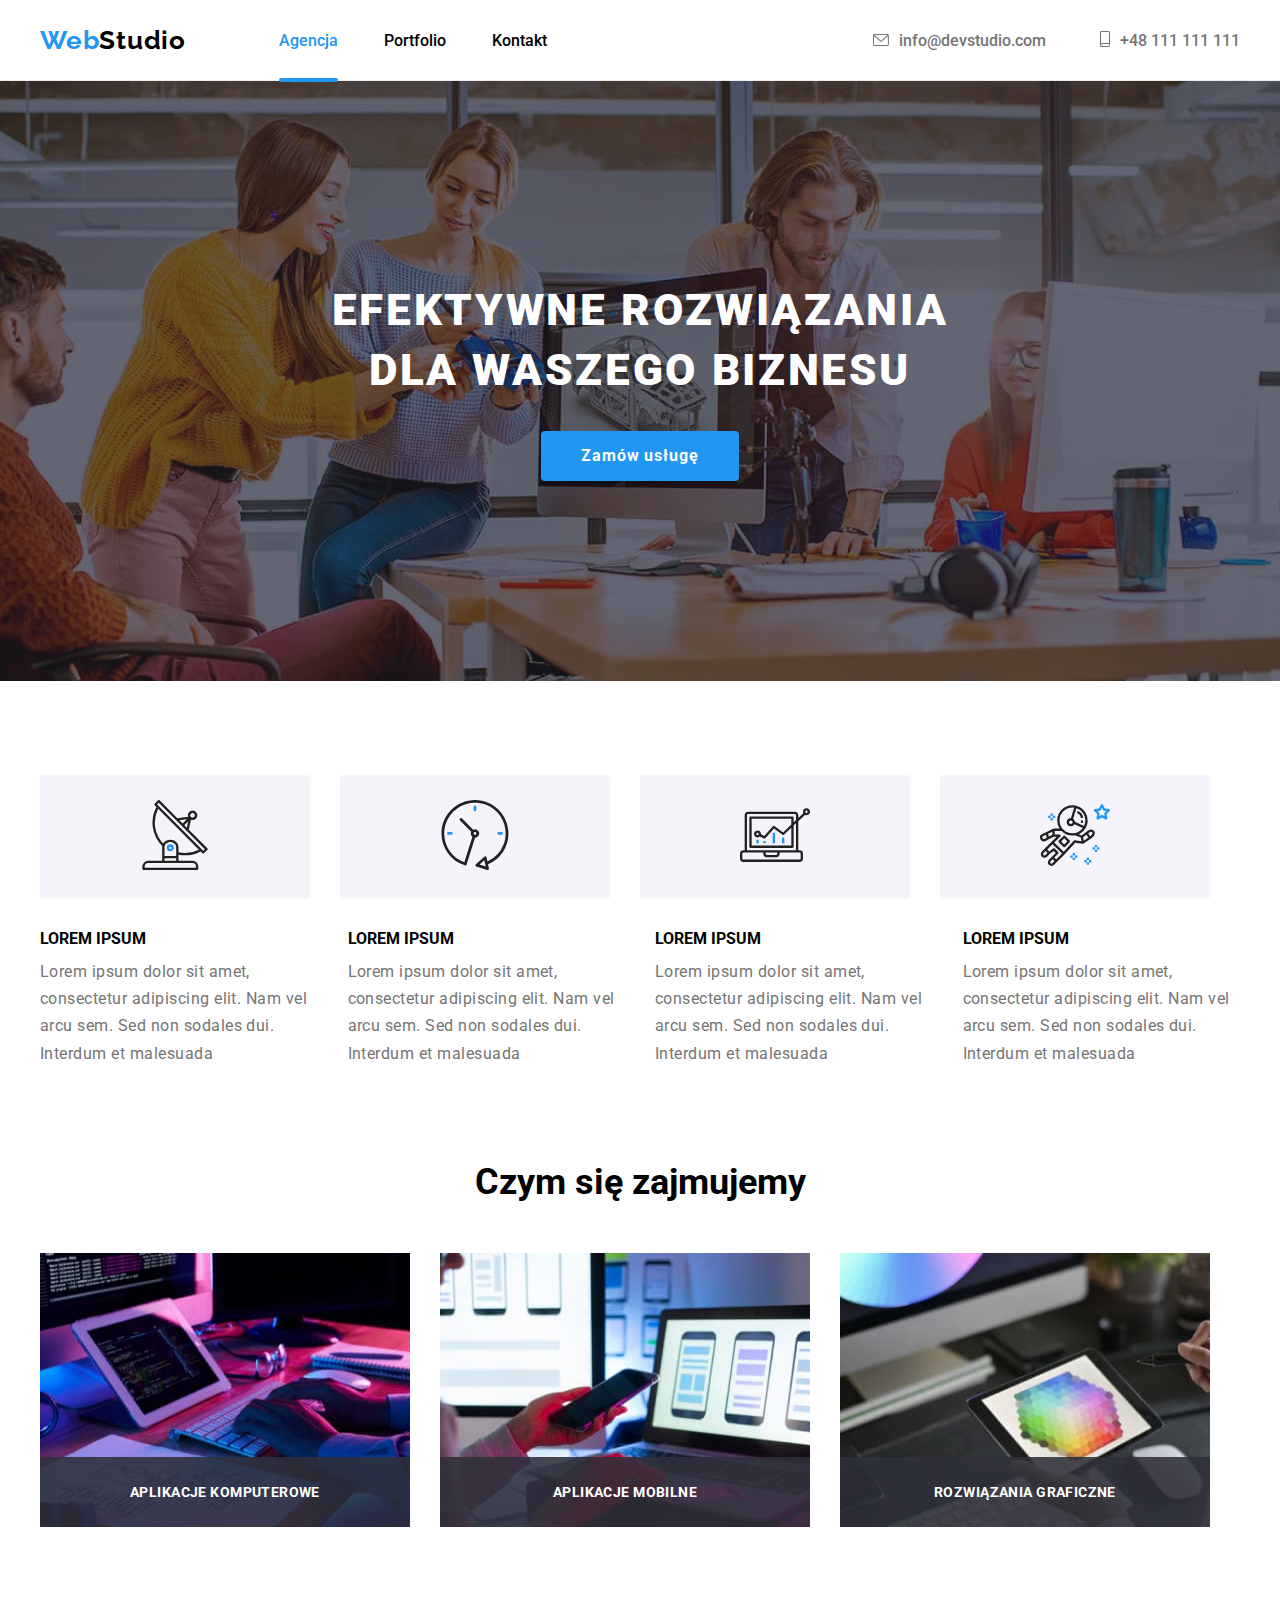
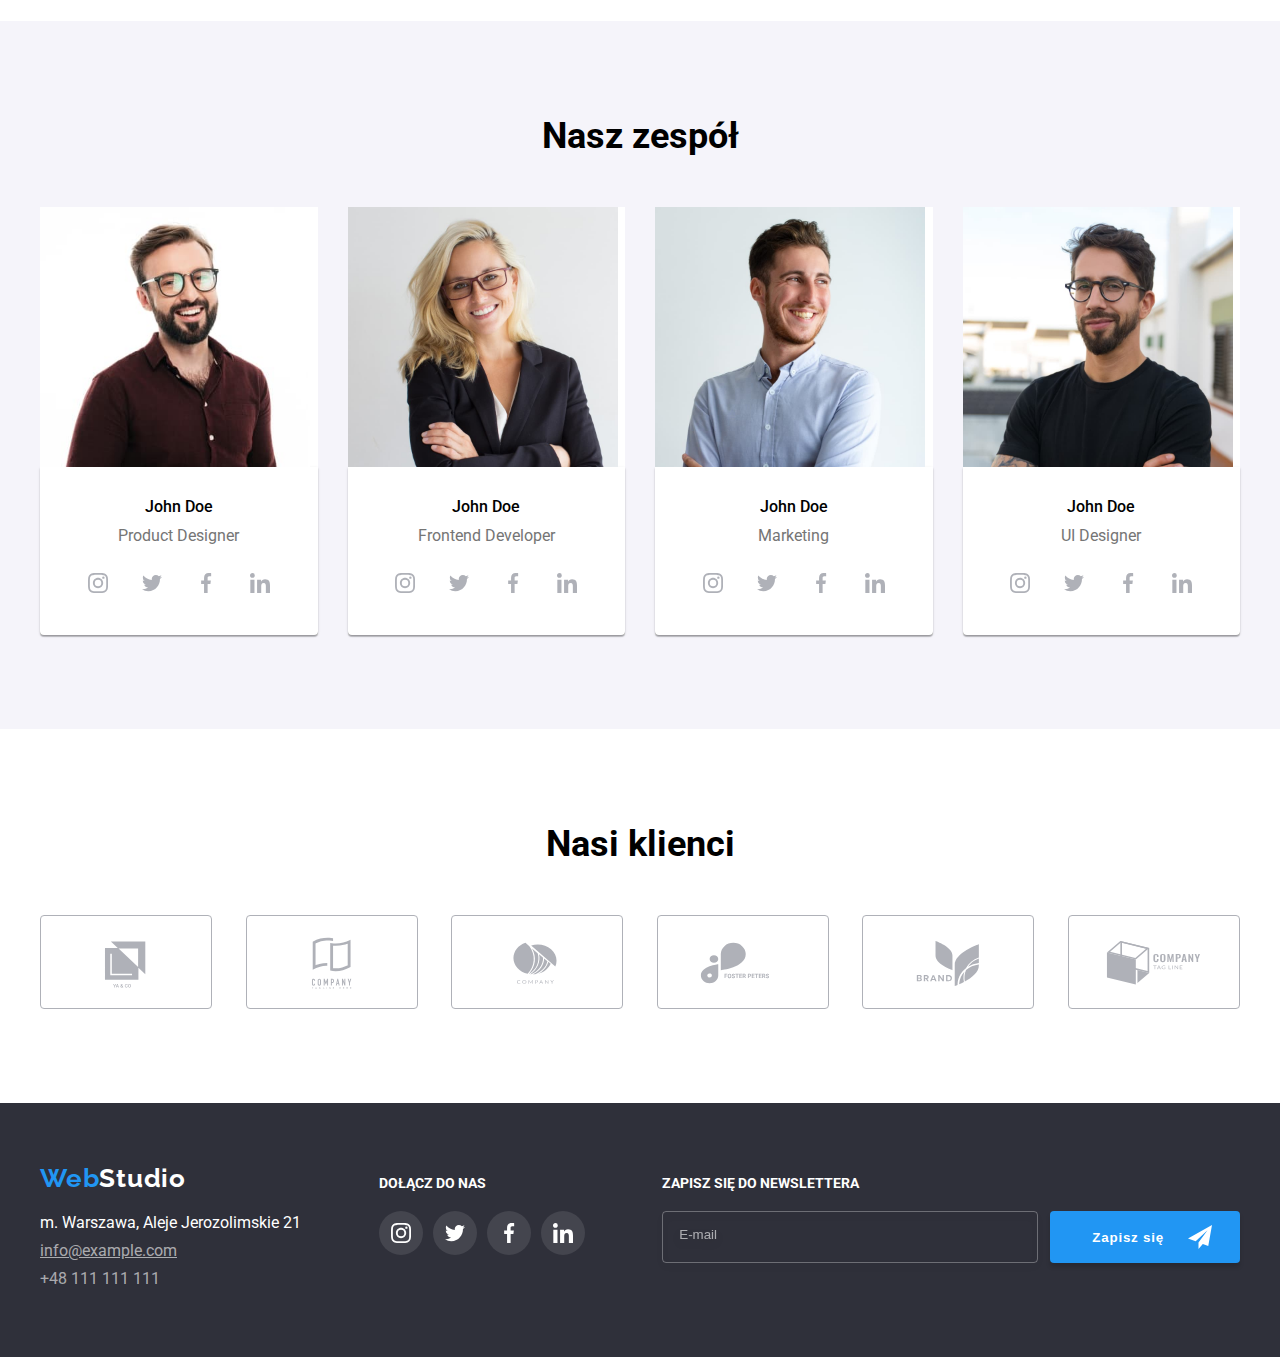
<file: index.html>
<!DOCTYPE html>
<html lang="pl">
  <head>
    <meta charset="UTF-8" />
    <title>Studio</title>
    <link
      rel="stylesheet"
      href="https://cdnjs.cloudflare.com/ajax/libs/modern-normalize/1.1.0/modern-normalize.min.css"
      integrity="sha512-wpPYUAdjBVSE4KJnH1VR1HeZfpl1ub8YT/NKx4PuQ5NmX2tKuGu6U/JRp5y+Y8XG2tV+wKQpNHVUX03MfMFn9Q=="
      crossorigin="anonymous"
      referrerpolicy="no-referrer"
    />
    <link rel="stylesheet" href="css/styles.css" />

    <link rel="preconnect" href="https://fonts.googleapis.com" />
    <link rel="preconnect" href="https://fonts.gstatic.com" crossorigin />
    <link
      href="https://fonts.googleapis.com/css2?family=Raleway:wght@700&family=Roboto:wght@400;500;700;900&display=swap"
      rel="stylesheet"
    />
  </head>
  <body>
    <header class="header-padding-border">
      <div class="container flex-header">
        <div class="header-logo-nav">
          <a class="logo" href="index.html"><span class="logo-accent">Web</span>Studio</a>
          <nav>
            <ul class="nav-links list">
              <li>
                <a class="nav-link nav-current hover-focus-blue" href="index.html">Agencja</a>
              </li>
              <li>
                <a class="nav-link hover-focus-blue" href="portfolio.html">Portfolio</a>
              </li>
              <li>
                <a class="nav-link hover-focus-blue" href="#">Kontakt</a>
              </li>
            </ul>
          </nav>
        </div>
        <div>
          <a class="header-contact header-mail hover-focus-blue" href="mailto:info@devstudio.com">
            <svg class="icon" width="16" height="12">
              <use href="images/icons.svg#icon-envelope"></use>
            </svg>
            <span>info@devstudio.com</span></a
          >
          <a class="header-contact header-tel hover-focus-blue" href="tel:+48111111111"
            ><svg class="icon" width="10" height="16">
              <use href="images/icons.svg#icon-smartphone"></use>
            </svg>
            <span>+48 111 111 111</span></a
          >
        </div>
      </div>
    </header>

    <main>
      <!-- HERO -->

      <section class="section hero">
        <div class="container flex-hero">
          <h1 class="hero-header">Efektywne rozwiązania dla waszego biznesu</h1>
          <button class="hero-button button" type="button" data-modal-open>Zamów usługę</button>

          <div class="modal-backdrop is-hidden" data-modal>
            <div class="modal-window">
              <button class="modal-exit-button" type="button" data-modal-close>&#10006;</button>
              <div class="modal-window-wrapper">
                <p class="modal-title">Zostaw swoje dane w formularzu poniżej</p>
                <form class="modal-form" name="contact-form">
                  <label class="modal-label" for="contact-name">Imię</label>
                  <div class="modal-input-wrapper">
                    <input
                      class="modal-input-element"
                      type="text"
                      id="contact-name"
                      name="contact-name"
                    />
                    <svg class="icon" width="18" height="18">
                      <use href="images/icons.svg#icon-modal-person"></use>
                    </svg>
                  </div>

                  <label class="modal-label" for="contact-tel">Telefon</label>
                  <div class="modal-input-wrapper">
                    <input
                      class="modal-input-element"
                      type="tel"
                      id="contact-tel"
                      name="contact-tel"
                    />
                    <svg class="icon" width="18" height="18">
                      <use href="images/icons.svg#icon-modal-phone"></use>
                    </svg>
                  </div>

                  <label class="modal-label" for="contact-mail">Email</label>
                  <div class="modal-input-wrapper">
                    <input
                      class="modal-input-element"
                      type="email"
                      id="contact-mail"
                      name="contact-mail"
                    />
                    <svg class="icon" width="18" height="18">
                      <use href="images/icons.svg#icon-modal-email"></use>
                    </svg>
                  </div>
                  <label class="modal-label" for="comment">Komentarz</label>
                  <textarea
                    class="modal-input-element modal-comment"
                    type="text"
                    placeholder="Wprowadź tekst"
                    id="comment"
                    name="comment"
                  ></textarea>

                  <div class="modal-terms">
                    <input class="modal-terms-checkbox" type="checkbox" id="terms" name="terms" />
                    <svg class="icon modal-checkmark" width="11" height="8">
                      <use href="images/icons.svg#icon-modal-checkmark"></use>
                    </svg>

                    <label for="terms"
                      >Oświadczam, iż akceptuję
                      <a href="#"><span class="modal-link">Regulamin</span></a> i
                      <a href="#"><span class="modal-link">Politykę prywatności.</span></a></label
                    >
                  </div>
                  <div class="modal-button">
                    <button class="modal-submit" type="submit">Wyślij</button>
                  </div>
                </form>
              </div>
            </div>
          </div>
        </div>
      </section>

      <!-- OUR ADVANTAGES -->

      <div class="container advantages">
        <ul class="list advantages-icons">
          <li class="advantages-icon-rectangle">
            <svg class="advantages-icon" width="70" height="70">
              <use href="images/icons.svg#icon-antenna"></use>
            </svg>
          </li>
          <li class="advantages-icon-rectangle">
            <svg class="advantages-icon" width="70" height="70">
              <use href="images/icons.svg#icon-clock"></use>
            </svg>
          </li>
          <li class="advantages-icon-rectangle">
            <svg class="advantages-icon" width="70" height="70">
              <use href="images/icons.svg#icon-diagram"></use>
            </svg>
          </li>
          <li class="advantages-icon-rectangle">
            <svg class="advantages-icon" width="70" height="70">
              <use href="images/icons.svg#icon-astronaut"></use>
            </svg>
          </li>
        </ul>
        <dl class="advantages-list">
          <div>
            <dt class="advantages-term">Lorem ipsum</dt>
            <dd class="advantages-description">
              Lorem ipsum dolor sit amet, consectetur adipiscing elit. Nam vel arcu sem. Sed non
              sodales dui. Interdum et malesuada
            </dd>
          </div>
          <div>
            <dt class="advantages-term">Lorem ipsum</dt>
            <dd class="advantages-description">
              Lorem ipsum dolor sit amet, consectetur adipiscing elit. Nam vel arcu sem. Sed non
              sodales dui. Interdum et malesuada
            </dd>
          </div>
          <div>
            <dt class="advantages-term">Lorem ipsum</dt>
            <dd class="advantages-description">
              Lorem ipsum dolor sit amet, consectetur adipiscing elit. Nam vel arcu sem. Sed non
              sodales dui. Interdum et malesuada
            </dd>
          </div>
          <div>
            <dt class="advantages-term">Lorem ipsum</dt>
            <dd class="advantages-description">
              Lorem ipsum dolor sit amet, consectetur adipiscing elit. Nam vel arcu sem. Sed non
              sodales dui. Interdum et malesuada
            </dd>
          </div>
        </dl>
      </div>

      <!-- WHAT WE DO -->

      <section class="section">
        <div class="container">
          <h2 class="section-title">Czym się zajmujemy</h2>
          <ul class="flex-showcase list">
            <li class="showcase-item">
              <img
                src="images/what-we-do-1.jpg"
                alt="Typing on white keyboard"
                width="370"
                height="274"
              />
              <p class="showcase-description">Aplikacje komputerowe</p>
            </li>
            <li class="showcase-item">
              <img
                src="images/what-we-do-2.jpg"
                alt="Smartphone in hand in front of laptop screen"
                width="370"
                height="274"
              />
              <p class="showcase-description">Aplikacje mobilne</p>
            </li>
            <li class="showcase-item">
              <img
                src="images/what-we-do-3.jpg"
                alt="Colour picker on tablet"
                width="370"
                height="274"
              />
              <p class="showcase-description">Rozwiązania graficzne</p>
            </li>
          </ul>
        </div>
      </section>

      <!-- OUR TEAM -->

      <section class="section team">
        <div class="container">
          <h2 class="section-title">Nasz zespół</h2>
          <ul class="list flex-team">
            <li class="team-member">
              <figure class="team-card">
                <img
                  src="images/our-team-product-designer.jpg"
                  alt="John Doe Product Designer"
                  width="270"
                  height="260"
                />
                <figcaption>
                  <h3 class="team-person">John Doe</h3>
                  <p class="team-role">Product Designer</p>
                  <ul class="list team-social-links">
                    <li class="team-social-link">
                      <svg class="icon" width="20" height="20">
                        <use href="images/icons.svg#icon-instagram"></use>
                      </svg>
                    </li>
                    <li class="team-social-link">
                      <svg class="icon" width="20" height="20">
                        <use href="images/icons.svg#icon-twitter"></use>
                      </svg>
                    </li>
                    <li class="team-social-link">
                      <svg class="icon" width="20" height="20">
                        <use href="images/icons.svg#icon-facebook"></use>
                      </svg>
                    </li>
                    <li class="team-social-link">
                      <svg class="icon" width="20" height="20">
                        <use href="images/icons.svg#icon-linkedin"></use>
                      </svg>
                    </li>
                  </ul>
                </figcaption>
              </figure>
            </li>
            <li class="team-member">
              <figure class="team-card">
                <img
                  src="images/our-team-product-frontend-dev.jpg"
                  alt="John Doe Frontend Developer"
                  width="270"
                  height="260"
                />
                <figcaption>
                  <h3 class="team-person">John Doe</h3>
                  <p class="team-role">Frontend Developer</p>
                  <ul class="list team-social-links">
                    <li class="team-social-link">
                      <svg class="icon" width="20" height="20">
                        <use href="images/icons.svg#icon-instagram"></use>
                      </svg>
                    </li>
                    <li class="team-social-link">
                      <svg class="icon" width="20" height="20">
                        <use href="images/icons.svg#icon-twitter"></use>
                      </svg>
                    </li>
                    <li class="team-social-link">
                      <svg class="icon" width="20" height="20">
                        <use href="images/icons.svg#icon-facebook"></use>
                      </svg>
                    </li>
                    <li class="team-social-link">
                      <svg class="icon" width="20" height="20">
                        <use href="images/icons.svg#icon-linkedin"></use>
                      </svg>
                    </li>
                  </ul>
                </figcaption>
              </figure>
            </li>
            <li class="team-member">
              <figure class="team-card">
                <img
                  src="images/our-team-product-marketing.jpg"
                  alt="John Doe Marketing"
                  width="270"
                  height="260"
                />
                <figcaption>
                  <h3 class="team-person">John Doe</h3>
                  <p class="team-role">Marketing</p>
                  <ul class="list team-social-links">
                    <li class="team-social-link">
                      <svg class="icon" width="20" height="20">
                        <use href="images/icons.svg#icon-instagram"></use>
                      </svg>
                    </li>
                    <li class="team-social-link">
                      <svg class="icon" width="20" height="20">
                        <use href="images/icons.svg#icon-twitter"></use>
                      </svg>
                    </li>
                    <li class="team-social-link">
                      <svg class="icon" width="20" height="20">
                        <use href="images/icons.svg#icon-facebook"></use>
                      </svg>
                    </li>
                    <li class="team-social-link">
                      <svg class="icon" width="20" height="20">
                        <use href="images/icons.svg#icon-linkedin"></use>
                      </svg>
                    </li>
                  </ul>
                </figcaption>
              </figure>
            </li>
            <li class="team-member">
              <figure class="team-card">
                <img
                  src="images/our-team-ui-designer.jpg"
                  alt="John Doe UI Designer"
                  width="270"
                  height="260"
                />
                <figcaption>
                  <h3 class="team-person">John Doe</h3>
                  <p class="team-role">UI Designer</p>
                  <ul class="list team-social-links">
                    <li class="team-social-link">
                      <svg class="icon" width="20" height="20">
                        <use href="images/icons.svg#icon-instagram"></use>
                      </svg>
                    </li>
                    <li class="team-social-link">
                      <svg class="icon" width="20" height="20">
                        <use href="images/icons.svg#icon-twitter"></use>
                      </svg>
                    </li>
                    <li class="team-social-link">
                      <svg class="icon" width="20" height="20">
                        <use href="images/icons.svg#icon-facebook"></use>
                      </svg>
                    </li>
                    <li class="team-social-link">
                      <svg class="icon" width="20" height="20">
                        <use href="images/icons.svg#icon-linkedin"></use>
                      </svg>
                    </li>
                  </ul>
                </figcaption>
              </figure>
            </li>
          </ul>
        </div>
      </section>

      <!-- OUR CLIENTS -->

      <section class="section">
        <div class="container">
          <h2 class="section-title">Nasi klienci</h2>
          <ul class="list our-clients-list">
            <li class="our-clients-item">
              <svg class="icon" width="106" height="60">
                <use href="images/icons.svg#icon-yaco"></use>
              </svg>
            </li>
            <li class="our-clients-item">
              <svg class="icon" width="106" height="60">
                <use href="images/icons.svg#icon-company-tagline-here"></use>
              </svg>
            </li>
            <li class="our-clients-item">
              <svg class="icon" width="106" height="60">
                <use href="images/icons.svg#icon-company"></use>
              </svg>
            </li>
            <li class="our-clients-item">
              <svg class="icon" width="106" height="60">
                <use href="images/icons.svg#icon-foster-peters"></use>
              </svg>
            </li>
            <li class="our-clients-item">
              <svg class="icon" width="106" height="60">
                <use href="images/icons.svg#icon-brand"></use>
              </svg>
            </li>
            <li class="our-clients-item">
              <svg class="icon" width="106" height="60">
                <use href="images/icons.svg#icon-company-tag-line"></use>
              </svg>
            </li>
          </ul>
        </div>
      </section>
    </main>

    <footer class="footer">
      <div class="container footer-flex">
        <div>
          <a class="logo" href="index.html"
            ><span class="logo-accent">Web</span><span class="logo-dark-background">Studio</span></a
          >
          <address class="footer-address">
            <ul class="list">
              <li class="footer-contact-item">
                <a
                  class="footer-location"
                  href="https://goo.gl/maps/CvA9eEBp1LzmgLzp8"
                  target="-blank"
                  >m. Warszawa, Aleje Jerozolimskie 21</a
                >
              </li>
              <li class="footer-contact-item">
                <a class="footer-mail hover-focus-white" href="mailto:info@example.com"
                  >info@example.com</a
                >
              </li>
              <li class="footer-contact-item">
                <a class="footer-tel hover-focus-white" href="tel:+48111111111">+48 111 111 111</a>
              </li>
            </ul>
          </address>
        </div>
        <div class="footer-join-us">
          <p class="footer-section-title">Dołącz do nas</p>
          <ul class="list footer-social-links">
            <li class="footer-social-link">
              <svg class="icon" width="20" height="20">
                <use href="images/icons.svg#icon-instagram"></use>
              </svg>
            </li>
            <li class="footer-social-link">
              <svg class="icon" width="20" height="20">
                <use href="images/icons.svg#icon-twitter"></use>
              </svg>
            </li>
            <li class="footer-social-link">
              <svg class="icon" width="20" height="20">
                <use href="images/icons.svg#icon-facebook"></use>
              </svg>
            </li>
            <li class="footer-social-link">
              <svg class="icon" width="20" height="20">
                <use href="images/icons.svg#icon-linkedin"></use>
              </svg>
            </li>
          </ul>
        </div>
        <div class="footer-newsletter">
          <label for="newsletter-email">
            <p class="footer-section-title">Zapisz się do newslettera</p>
          </label>
          <form class="footer-newsletter-form">
            <input
              type="email"
              name="newsletter-email"
              placeholder="E-mail"
              id="newsletter-email"
            />
            <button type="submit">
              Zapisz się
              <svg class="icon" width="24" height="24">
                <use href="images/icons.svg#icon-footer-send"></use>
              </svg>
            </button>
          </form>
        </div>
      </div>
    </footer>
    <script src="./js/modal.js"></script>
  </body>
</html>
</file>
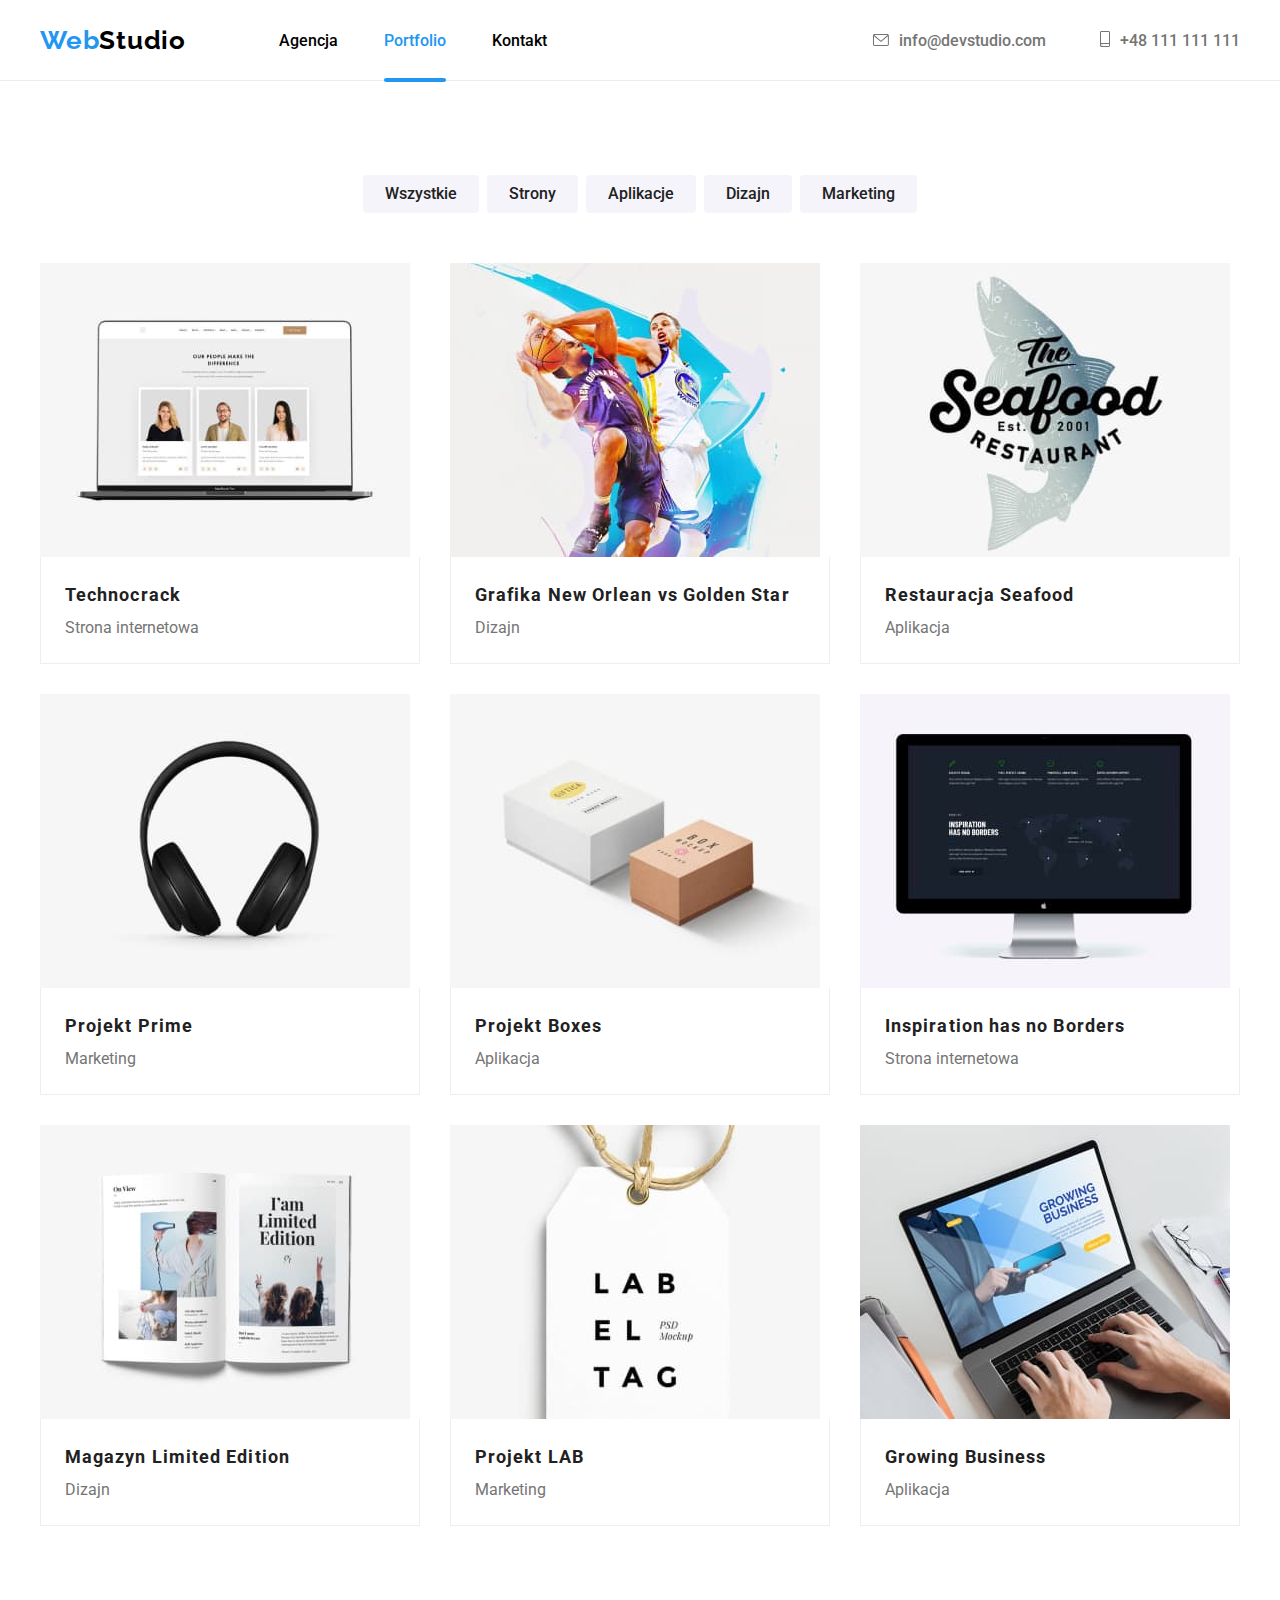
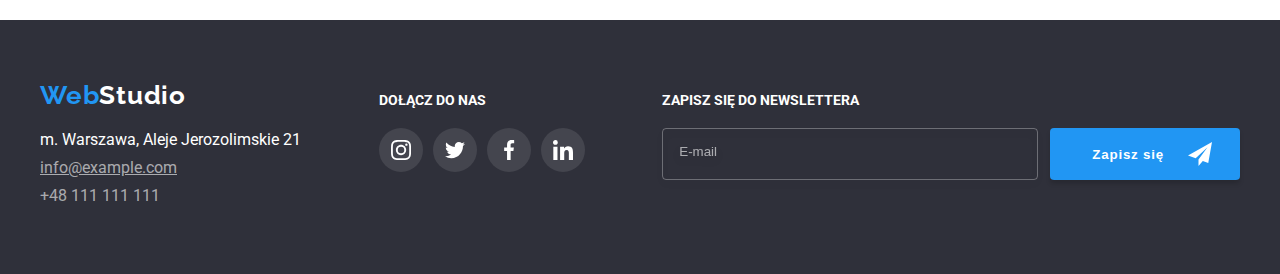
<file: portfolio.html>
<!DOCTYPE html>
<html lang="pl">
  <head>
    <meta charset="UTF-8" />
    <title>Portfolio</title>
    <link
      rel="stylesheet"
      href="https://cdnjs.cloudflare.com/ajax/libs/modern-normalize/1.1.0/modern-normalize.min.css"
      integrity="sha512-wpPYUAdjBVSE4KJnH1VR1HeZfpl1ub8YT/NKx4PuQ5NmX2tKuGu6U/JRp5y+Y8XG2tV+wKQpNHVUX03MfMFn9Q=="
      crossorigin="anonymous"
      referrerpolicy="no-referrer"
    />
    <link rel="stylesheet" href="css/styles.css" />

    <link rel="preconnect" href="https://fonts.googleapis.com" />
    <link rel="preconnect" href="https://fonts.gstatic.com" crossorigin />
    <link
      href="https://fonts.googleapis.com/css2?family=Raleway:wght@700&family=Roboto:wght@400;500;700;900&display=swap"
      rel="stylesheet"
    />
  </head>
  <body>
    <header class="header-padding-border">
      <div class="container flex-header">
        <div class="header-logo-nav">
          <a class="logo" href="index.html"><span class="logo-accent">Web</span>Studio</a>
          <nav>
            <ul class="nav-links list">
              <li>
                <a class="nav-link hover-focus-blue" href="index.html">Agencja</a>
              </li>
              <li>
                <a class="nav-link nav-current hover-focus-blue" href="portfolio.html">Portfolio</a>
              </li>
              <li>
                <a class="nav-link hover-focus-blue" href="#">Kontakt</a>
              </li>
            </ul>
          </nav>
        </div>
        <div>
          <a class="header-contact header-mail hover-focus-blue" href="mailto:info@devstudio.com">
            <svg class="icon" width="16" height="12">
              <use href="images/icons.svg#icon-envelope"></use>
            </svg>
            <span>info@devstudio.com</span></a
          >
          <a class="header-contact header-tel hover-focus-blue" href="tel:+48111111111"
            ><svg class="icon" width="10" height="16">
              <use href="images/icons.svg#icon-smartphone"></use>
            </svg>
            <span>+48 111 111 111</span></a
          >
        </div>
      </div>
    </header>
    <main>
      <!-- FILTER -->
      <section class="section">
        <div class="container">
          <ul class="list filter-list">
            <li class="filter-option">
              <button class="filter-button button" type="button">Wszystkie</button>
            </li>
            <li class="filter-option">
              <button class="filter-button button" type="button">Strony</button>
            </li>
            <li class="filter-option">
              <button class="filter-button button" type="button">Aplikacje</button>
            </li>
            <li class="filter-option">
              <button class="filter-button button" type="button">Dizajn</button>
            </li>
            <li class="filter-option">
              <button class="filter-button button" type="button">Marketing</button>
            </li>
          </ul>

          <!-- PORTFOLIO GALLERY -->

          <ul class="list flex-portfolio">
            <li class="portfolio-project">
              <figure class="portfolio-card">
                <div class="portfolio-image-with-description">
                  <img
                    src="images/portfolio/technocrack.jpg"
                    alt="Technocrack project website"
                    width="370"
                    height="294"
                  />
                  <p class="portfolio-overlay-description">
                    Technocrack jest popularną platformą wykorzystywaną do rozpowszechniania
                    koronawirusa. Firmy wykorzystują tę platformę do celów szpiegowskich i ataków na
                    niezabezpieczone serwery konkurencji
                  </p>
                </div>
                <figcaption>
                  <h3 class="portfolio-project-title">Technocrack</h3>
                  <p class="portfolio-project-type">Strona internetowa</p>
                </figcaption>
              </figure>
            </li>
            <li class="portfolio-project">
              <figure class="portfolio-card">
                <div class="portfolio-image-with-description">
                  <img
                    src="images/portfolio/no-vs-gsw.jpg"
                    alt="New Orlean vs Golden State Warriors basketball players"
                    width="370"
                    height="294"
                  />
                  <p class="portfolio-overlay-description">
                    Technocrack jest popularną platformą wykorzystywaną do rozpowszechniania
                    koronawirusa. Firmy wykorzystują tę platformę do celów szpiegowskich i ataków na
                    niezabezpieczone serwery konkurencji
                  </p>
                </div>
                <figcaption>
                  <h3 class="portfolio-project-title">Grafika New Orlean vs Golden Star</h3>
                  <p class="portfolio-project-type">Dizajn</p>
                </figcaption>
              </figure>
            </li>
            <li class="portfolio-project">
              <figure class="portfolio-card">
                <div class="portfolio-image-with-description">
                  <img
                    src="images/portfolio/seafood-restaurant.jpg"
                    alt="Seafood Restaurant brand image"
                    width="370"
                    height="294"
                  />
                  <p class="portfolio-overlay-description">
                    Technocrack jest popularną platformą wykorzystywaną do rozpowszechniania
                    koronawirusa. Firmy wykorzystują tę platformę do celów szpiegowskich i ataków na
                    niezabezpieczone serwery konkurencji
                  </p>
                </div>
                <figcaption>
                  <h3 class="portfolio-project-title">Restauracja Seafood</h3>
                  <p class="portfolio-project-type">Aplikacja</p>
                </figcaption>
              </figure>
            </li>
            <li class="portfolio-project">
              <figure class="portfolio-card">
                <div class="portfolio-image-with-description">
                  <img
                    src="images/portfolio/projekt-prime.jpg"
                    alt="Projekt Prime headphones"
                    width="370"
                    height="294"
                  />
                  <p class="portfolio-overlay-description">
                    Technocrack jest popularną platformą wykorzystywaną do rozpowszechniania
                    koronawirusa. Firmy wykorzystują tę platformę do celów szpiegowskich i ataków na
                    niezabezpieczone serwery konkurencji
                  </p>
                </div>
                <figcaption>
                  <h3 class="portfolio-project-title">Projekt Prime</h3>
                  <p class="portfolio-project-type">Marketing</p>
                </figcaption>
              </figure>
            </li>
            <li class="portfolio-project">
              <figure class="portfolio-card">
                <div class="portfolio-image-with-description">
                  <img
                    src="images/portfolio/projekt-boxes.jpg"
                    alt="Projekt Boxes white and orange box"
                    width="370"
                    height="294"
                  />
                  <p class="portfolio-overlay-description">
                    Technocrack jest popularną platformą wykorzystywaną do rozpowszechniania
                    koronawirusa. Firmy wykorzystują tę platformę do celów szpiegowskich i ataków na
                    niezabezpieczone serwery konkurencji
                  </p>
                </div>
                <figcaption>
                  <h3 class="portfolio-project-title">Projekt Boxes</h3>
                  <p class="portfolio-project-type">Aplikacja</p>
                </figcaption>
              </figure>
            </li>
            <li class="portfolio-project">
              <figure class="portfolio-card">
                <div class="portfolio-image-with-description">
                  <img
                    src="images/portfolio/inspiration-has-no-borders.jpg"
                    alt="Inspiration has no Borders project website"
                    width="370"
                    height="294"
                  />
                  <p class="portfolio-overlay-description">
                    Technocrack jest popularną platformą wykorzystywaną do rozpowszechniania
                    koronawirusa. Firmy wykorzystują tę platformę do celów szpiegowskich i ataków na
                    niezabezpieczone serwery konkurencji
                  </p>
                </div>
                <figcaption>
                  <h3 class="portfolio-project-title">Inspiration has no Borders</h3>
                  <p class="portfolio-project-type">Strona internetowa</p>
                </figcaption>
              </figure>
            </li>
            <li class="portfolio-project">
              <figure class="portfolio-card">
                <div class="portfolio-image-with-description">
                  <img
                    src="images/portfolio/limited-edition-magazine.jpg"
                    alt="Limited Edition magazine design"
                    width="370"
                    height="294"
                  />
                  <p class="portfolio-overlay-description">
                    Technocrack jest popularną platformą wykorzystywaną do rozpowszechniania
                    koronawirusa. Firmy wykorzystują tę platformę do celów szpiegowskich i ataków na
                    niezabezpieczone serwery konkurencji
                  </p>
                </div>
                <figcaption>
                  <h3 class="portfolio-project-title">Magazyn Limited Edition</h3>
                  <p class="portfolio-project-type">Dizajn</p>
                </figcaption>
              </figure>
            </li>
            <li class="portfolio-project">
              <figure class="portfolio-card">
                <div class="portfolio-image-with-description">
                  <img
                    src="images/portfolio/projekt-lab.jpg"
                    alt="Projekt LAB tag label"
                    width="370"
                    height="294"
                  />
                  <p class="portfolio-overlay-description">
                    Technocrack jest popularną platformą wykorzystywaną do rozpowszechniania
                    koronawirusa. Firmy wykorzystują tę platformę do celów szpiegowskich i ataków na
                    niezabezpieczone serwery konkurencji
                  </p>
                </div>
                <figcaption>
                  <h3 class="portfolio-project-title">Projekt LAB</h3>
                  <p class="portfolio-project-type">Marketing</p>
                </figcaption>
              </figure>
            </li>
            <li class="portfolio-project">
              <figure class="portfolio-card">
                <div class="portfolio-image-with-description">
                  <img
                    src="images/portfolio/growing-business.jpg"
                    alt="Growing Business web application"
                    width="370"
                    height="294"
                  />
                  <p class="portfolio-overlay-description">
                    Technocrack jest popularną platformą wykorzystywaną do rozpowszechniania
                    koronawirusa. Firmy wykorzystują tę platformę do celów szpiegowskich i ataków na
                    niezabezpieczone serwery konkurencji
                  </p>
                </div>
                <figcaption>
                  <h3 class="portfolio-project-title">Growing Business</h3>
                  <p class="portfolio-project-type">Aplikacja</p>
                </figcaption>
              </figure>
            </li>
          </ul>
        </div>
      </section>
    </main>

    <footer class="footer">
      <div class="container footer-flex">
        <div>
          <a class="logo" href="index.html"
            ><span class="logo-accent">Web</span><span class="logo-dark-background">Studio</span></a
          >
          <address class="footer-address">
            <ul class="list">
              <li class="footer-contact-item">
                <a
                  class="footer-location"
                  href="https://goo.gl/maps/CvA9eEBp1LzmgLzp8"
                  target="-blank"
                  >m. Warszawa, Aleje Jerozolimskie 21</a
                >
              </li>
              <li class="footer-contact-item">
                <a class="footer-mail hover-focus-white" href="mailto:info@example.com"
                  >info@example.com</a
                >
              </li>
              <li class="footer-contact-item">
                <a class="footer-tel hover-focus-white" href="tel:+48111111111">+48 111 111 111</a>
              </li>
            </ul>
          </address>
        </div>
        <div class="footer-join-us">
          <p class="footer-section-title">Dołącz do nas</p>
          <ul class="list footer-social-links">
            <li class="footer-social-link">
              <svg class="icon" width="20" height="20">
                <use href="images/icons.svg#icon-instagram"></use>
              </svg>
            </li>
            <li class="footer-social-link">
              <svg class="icon" width="20" height="20">
                <use href="images/icons.svg#icon-twitter"></use>
              </svg>
            </li>
            <li class="footer-social-link">
              <svg class="icon" width="20" height="20">
                <use href="images/icons.svg#icon-facebook"></use>
              </svg>
            </li>
            <li class="footer-social-link">
              <svg class="icon" width="20" height="20">
                <use href="images/icons.svg#icon-linkedin"></use>
              </svg>
            </li>
          </ul>
        </div>
        <div class="footer-newsletter">
          <p class="footer-section-title">Zapisz się do newslettera</p>
          <form class="footer-newsletter-form">
            <input type="email" name="email" placeholder="E-mail" />
            <button type="submit">
              Zapisz się
              <svg class="icon" width="24" height="24">
                <use href="images/icons.svg#icon-footer-send"></use>
              </svg>
            </button>
          </form>
        </div>
      </div>
    </footer>
  </body>
</html>
</file>
<file: css/styles.css>
/* ROOT */

:root {
  --main-background-color: #2f303a;
  --main-brand-color: #2196f3;
  --main-text-color: #000;
  --alternative-text-color-white: #fff;
  --alternative-text-color-grey: #757575;
  --alternative-text-color-darkgrey: #212121;
  --alternative-text-color-black-alfa60: #ffffff99;
  --alternative-background-color-lightgrey: #f5f4fa;
  --alternative-background-color-white: #fff;
  --accent-division-line-lightgrey: #ececec;
  --icons-default-color: #afb1b8;
}

/* GLOBAL */

* {
  margin: 0;
  padding: 0;
}

body {
  color: var(--main-text-color);
  font-family: Roboto, sans-serif;
}

.button {
  font-family: inherit;
}

.container {
  max-width: 1200px;
  margin: 0 auto;
  padding: 0 15px;
}

.hover-focus-blue,
.hover-focus-white {
  transition: color 250ms cubic-bezier(0.4, 0, 0.2, 1);
}

.hover-focus-blue:active,
.hover-focus-blue:focus,
.hover-focus-blue:hover {
  color: var(--main-brand-color);
}

.hover-focus-white:active,
.hover-focus-white:focus,
.hover-focus-white:hover {
  color: var(--alternative-text-color-white);
}

.icon {
  fill: currentColor;
  display: inline-block;
}

.list {
  list-style: none;
}

.section {
  padding-top: 94px;
  padding-bottom: 94px;
}

.section-title {
  font-size: 36px;
  font-weight: 700;
  text-align: center;
  margin-bottom: 50px;
}

/* HEADER*/

.header-padding-border {
  border-bottom: 1px solid var(--accent-division-line-lightgrey);
  padding: 25px 0;
}

.flex-header {
  display: flex;
  justify-content: space-between;
  align-items: center;
}

.header-logo-nav {
  display: flex;
  align-items: center;
  gap: 93px;
}

.logo,
.logo:visited,
.logo:active {
  color: var(--main-text-color);
  font-family: Raleway, sans-serif;
  font-size: 26px;
  font-weight: 700;
  letter-spacing: 0.03em;
  text-decoration: none;
}

.logo-accent {
  color: var(--main-brand-color);
}

.nav-links {
  display: flex;
  gap: 46px;
}

.nav-link {
  color: var(--main-text-color);
  font-weight: 500;
  text-decoration: none;
}

.nav-current {
  color: var(--main-brand-color);
  position: relative;
}

.nav-current::after {
  content: '';
  display: block;
  position: absolute;
  width: 100%;
  border-bottom: 4px solid var(--main-brand-color);
  border-radius: 2px;
  top: 47px;
  bottom: 0;
}

.header-contact {
  color: var(--alternative-text-color-grey);
  font-weight: 500;
  text-decoration: none;
  text-align: center;
  display: inline-block;
  font-size: 0;
}

.header-contact > .icon {
  margin-right: 10px;
}

.header-contact > span {
  font-size: 16px;
}

.header-mail {
  margin-right: 50px;
}

.header-tel > .icon {
  vertical-align: top;
}

/* MAIN */

/* HERO */

.hero {
  padding: 200px 0;
  background: linear-gradient(#2f303a66, #2f303a66),
    url('../images/hero-background.jpg') no-repeat center;
  background-color: var(--main-background-color);
}

.flex-hero {
  display: flex;
  align-items: center;
  flex-direction: column;
  gap: 30px;
}

.hero-header {
  color: var(--alternative-text-color-white);
  font-size: 44px;
  font-weight: 900;
  letter-spacing: 0.06em;
  line-height: 1.36em;
  width: 696px;
  text-transform: uppercase;
  text-align: center;
}

.hero-button {
  background-color: var(--main-brand-color);
  border: none;
  border-radius: 4px;
  box-shadow: 0px 4px 4px #00000040;
  color: var(--alternative-text-color-white);
  cursor: pointer;
  font-size: 16px;
  font-weight: 700;
  letter-spacing: 0.06em;
  line-height: 1.88em;
  padding: 10px 40px;
}

/* MODAL */

.is-hidden {
  pointer-events: none;
  visibility: hidden;
  opacity: 0;
  transition-property: visibility, opacity;
  transition-duration: 400ms;
  transition-timing-function: ease-in-out;
}

.modal-backdrop {
  display: flex;
  justify-content: center;
  align-items: center;
  background-color: #00000033;
  position: fixed;
  top: 0;
  left: 0;
  width: 100%;
  height: 100%;
  z-index: 1;
}

.modal-window {
  position: relative;
  max-width: 528px;
  background: var(--alternative-background-color-white);
  box-shadow: 0px 1px 3px #0000001f, 0px 1px 1px #00000024, 0px 2px 1px #00000033;
  border-radius: 4px;
  transform: scale(1);
  transition: transform 400ms;
}

.modal-backdrop.is-hidden .modal-window {
  transform: scale(0.75);
}

.modal-exit-button {
  background-color: var(--alternative-background-color-white);
  border-radius: 50%;
  border: 1px solid #0000001a;
  position: absolute;
  top: 8px;
  right: 8px;
  width: 30px;
  height: 30px;
  cursor: pointer;
}

.modal-window-wrapper {
  padding: 40px;
}

.modal-form {
  display: flex;
  flex-direction: column;
}

.modal-title {
  font-weight: 700;
  font-size: 20px;
  line-height: 1.15em;
  text-align: center;
  letter-spacing: 0.03em;
  color: var(--alternative-text-color-darkgrey);
  margin-bottom: 12px;
}

.modal-label {
  font-size: 12px;
  letter-spacing: 0.01em;
  color: var(--alternative-text-color-grey);
  margin-bottom: 4px;
}

.modal-input-element {
  width: 448px;
  height: 40px;
  border: 1px solid #21212133;
  border-radius: 4px;
  padding: 12px 42px 12px;
  transition-property: border;
  transition-duration: 250ms;
  transition-timing-function: cubic-bezier(0.4, 0, 0.2, 1);
  outline: none;
}

.modal-input-wrapper {
  position: relative;
  margin-bottom: 10px;
}

.modal-input-wrapper > svg {
  position: absolute;
  top: 50%;
  transform: translateY(-50%);
  left: 12px;
  fill: var(--alternative-text-color-darkgrey);
  transition-property: fill;
  transition-duration: 250ms;
  transition-timing-function: cubic-bezier(0.4, 0, 0.2, 1);
}

.modal-input-wrapper:focus-within svg {
  fill: var(--main-brand-color);
}

.modal-input-wrapper:focus-within .modal-input-element {
  border: 1px solid var(--main-brand-color);
}

.modal-comment {
  height: 120px;
  padding: 12px 16px;
  margin-bottom: 20px;
  resize: none;
}

.modal-comment::placeholder {
  font-size: 12px;
  line-height: 14px;
  letter-spacing: 0.01em;
  color: #75757580;
}

.modal-terms {
  position: relative;
  margin-bottom: 30px;
  font-size: 14px;
  line-height: 1.71em;
  color: var(--alternative-text-color-grey);
  text-align: center;
}

.modal-terms-checkbox {
  appearance: none;
  position: absolute;
  width: 16px;
  height: 16px;
  left: 15px;
  top: 50%;
  transform: translateY(-50%);
  border: 0.2px solid var(--alternative-text-color-darkgrey);
  border-radius: 2px;
}

.modal-checkmark {
  position: absolute;
  fill: white;
  left: 18px;
  top: 50%;
  transform: translateY(-50%);
  opacity: 0;
  pointer-events: none;
}

.modal-terms-checkbox:checked + .modal-checkmark {
  opacity: 1;
}

.modal-terms-checkbox:checked {
  background-color: var(--main-brand-color);
  border: 0.2px solid var(--main-brand-color);
}

.modal-link {
  color: var(--main-brand-color);
  text-decoration: underline;
}

.modal-submit {
  cursor: pointer;
  background-color: var(--main-brand-color);
  border: none;
  box-shadow: 0px 4px 4px #00000026;
  border-radius: 4px;
  font-weight: 700;
  line-height: 1.88em;
  letter-spacing: 0.06em;
  color: var(--alternative-text-color-white);
  padding: 10px 76px;
}

.modal-button {
  text-align: center;
}

/* OUR ADVANTAGES */

.advantages {
  padding-top: 94px;
}

.advantages-icons {
  display: flex;
  gap: 30px;
  padding-bottom: 30px;
}

.advantages-icon-rectangle {
  background-color: var(--alternative-background-color-lightgrey);
  border-radius: 4px;
  padding: 25px 100px;
}

.advantages-list {
  display: flex;
  gap: 30px;
}

.advantages-term {
  font-weight: 700;
  text-transform: uppercase;
  margin-bottom: 10px;
}

.advantages-description {
  color: var(--alternative-text-color-grey);
  letter-spacing: 0.03em;
  line-height: 1.71em;
}

/* WHAT WE DO */

.flex-showcase {
  display: flex;
  align-items: center;
  gap: 30px;
}

.showcase-item {
  position: relative;
  font-size: 0;
}

.showcase-description {
  position: absolute;
  bottom: 0;
  width: 100%;
  background-color: #2f303ae0;
  color: var(--alternative-text-color-white);
  font-size: 14px;
  font-weight: 700;
  letter-spacing: 0.03em;
  text-transform: uppercase;
  text-align: center;
  padding: 27px 0;
}

/* OUR TEAM */

.team {
  background-color: var(--alternative-background-color-lightgrey);
}

.flex-team {
  display: flex;
  gap: 30px;
}

.team-member {
  flex-basis: calc((100% - 90px) / 3);
}

.team-card {
  background-color: var(--alternative-background-color-white);
}

.team-card > img {
  display: block;
}

.team-card > figcaption {
  display: flex;
  flex-direction: column;
  align-items: center;
  padding: 30px 32px;
  box-shadow: 0px 1px 3px #0000001f, 0px 1px 1px #00000024, 0px 2px 1px #00000033;
  border-radius: 0px 0px 4px 4px;
}

.team-person {
  font-size: 16px;
  font-weight: 500;
  padding-bottom: 10px;
}

.team-role {
  color: var(--alternative-text-color-grey);
  font-size: 16px;
  padding-bottom: 16px;
}

.team-social-links {
  display: flex;
  gap: 10px;
}

.team-social-link {
  font-size: 0;
  padding: 12px;
  border-radius: 50%;
  color: var(--icons-default-color);
  cursor: pointer;
  transition-property: color, background-color;
  transition-duration: 250ms;
  transition-timing-function: cubic-bezier(0.4, 0, 0.2, 1);
}

.team-social-link:hover,
.team-social-link:focus,
.team-social-link:active {
  background-color: var(--main-brand-color);
  color: var(--alternative-background-color-white);
}

/* OUR CLIENTS */

.our-clients-list {
  display: flex;
  justify-content: space-between;
}

.our-clients-item {
  font-size: 0;
  padding: 17.71px 32px 14.25px;
  color: var(--icons-default-color);
  border-color: currentColor;
  border: 1px solid currentColor;
  border-radius: 4px;
  cursor: pointer;
  transition: color 250ms cubic-bezier(0.4, 0, 0.2, 1);
}

.our-clients-item:hover,
.our-clients-item:focus,
.our-clients-item:active {
  color: var(--main-brand-color);
}

/* FOOTER */

.footer {
  background-color: var(--main-background-color);
  padding: 60px 0;
}

.footer-flex {
  display: flex;
  justify-content: space-between;
}

.logo-dark-background {
  color: var(--alternative-text-color-white);
}

.footer-address {
  margin-top: 20px;
}

.footer-contact-item {
  font-style: normal;
  margin-bottom: 9px;
}

.footer-location {
  color: var(--alternative-text-color-white);
  text-decoration: none;
}

.footer-mail {
  color: var(--alternative-text-color-black-alfa60);
  text-decoration: underline;
}

.footer-tel {
  color: var(--alternative-text-color-black-alfa60);
  text-decoration: none;
}

.footer-join-us,
.footer-newsletter {
  color: var(--alternative-text-color-white);
}

.footer-section-title {
  padding-top: 12px;
  margin-bottom: 20px;
  text-transform: uppercase;
  font-weight: 700;
  font-size: 14px;
}

.footer-social-links {
  display: flex;
  gap: 10px;
}

.footer-social-link {
  font-size: 0;
  padding: 12px;
  border-radius: 50%;
  color: inherit;
  cursor: pointer;
  background-color: #ffffff1a;
  transition: background-color 250ms cubic-bezier(0.4, 0, 0.2, 1);
}

.footer-social-link:hover,
.footer-social-link:focus,
.footer-social-link:active {
  background-color: var(--main-brand-color);
}

.footer-newsletter-form {
  display: flex;
  gap: 12px;
}

.footer-newsletter-form > input[type='email'] {
  width: 358px;
  height: 50px;
  position: relative;
  background-color: #00000000;
  border: 1px solid #ffffff4d;
  filter: drop-shadow(0px 4px 4px #00000026);
  border-radius: 4px;
  padding-left: 16px;
  color: var(--alternative-text-color-black-white);
}

.footer-newsletter-form > input::placeholder {
  position: absolute;
  top: 15px;
  left: 16px;
  color: var(--alternative-text-color-black-alfa60);
}

.footer-newsletter-form > button {
  display: flex;
  align-items: center;
  gap: 24px;
  padding: 10px 28px 10px 42px;
  cursor: pointer;
  color: var(--alternative-text-color-white);
  background-color: var(--main-brand-color);
  box-shadow: 0px 4px 4px #00000026;
  border-radius: 4px;
  border: none;
  color: var(--alternative-text-color-white);
  font-weight: 700;
  line-height: 1.88em;
  letter-spacing: 0.06em;
}

/* PORTFOLIO */

/* FITLER */

.filter-list {
  display: flex;
  justify-content: center;
  gap: 8px;
  padding-bottom: 50px;
}

.filter-button {
  background-color: var(--alternative-background-color-lightgrey);
  border: none;
  border-radius: 4px;
  color: var(--alternative-text-color-darkgrey);
  cursor: pointer;
  font-size: 16px;
  font-weight: 500;
  line-height: 1.63em;
  padding: 6px 22px;
  transition-property: background-color, color, box-shadow;
  transition-duration: 250ms;
  transition-timing-function: cubic-bezier(0.4, 0, 0.2, 1);
}

.filter-button:active,
.filter-button:focus,
.filter-button:hover {
  background-color: var(--main-brand-color);
  color: var(--alternative-text-color-white);
  box-shadow: 0px 3px 1px #0000001a, 0px 1px 2px #00000014, 0px 2px 2px #0000001f;
}

/* PORTFOLIO GALLERY */

.flex-portfolio {
  display: flex;
  flex-wrap: wrap;
  gap: 30px;
}

.portfolio-project {
  flex-basis: calc((100% - 60px) / 3);
  cursor: pointer;
  transition: box-shadow 250ms cubic-bezier(0.4, 0, 0.2, 1);
}

.portfolio-project:hover,
.portfolio-project:focus,
.portfolio-project:active {
  box-shadow: 0px 1px 1px #0000001f, 0px 4px 4px #0000000f, 1px 4px 6px #00000029;
}

.portfolio-image-with-description {
  font-size: 0;
  position: relative;
  overflow: hidden;
}

.portfolio-overlay-description {
  position: absolute;
  background-color: #2196f3e6;
  width: 100%;
  height: 100%;
  color: var(--alternative-text-color-white);
  font-size: 18px;
  line-height: 1.56em;
  padding: 49px 45px 49px 24px;
  transition: transform 250ms cubic-bezier(0.4, 0, 0.2, 1);
}

.portfolio-card:hover .portfolio-overlay-description {
  transform: translateY(-100%);
}

.portfolio-card > img {
  display: block;
}

.portfolio-card > figcaption {
  background-color: white;
  padding: 20px 24px;
  border-left: 1px solid #eee;
  border-right: 1px solid #eee;
  border-bottom: 1px solid #eee;
}

.portfolio-project-title {
  color: var(--alternative-text-color-darkgrey);
  font-size: 18px;
  font-weight: 700;
  letter-spacing: 0.06em;
  line-height: 2em;
}

.portfolio-project-type {
  color: var(--alternative-text-color-grey);
  font-size: 16px;
  line-height: 1.88em;
}
</file>
